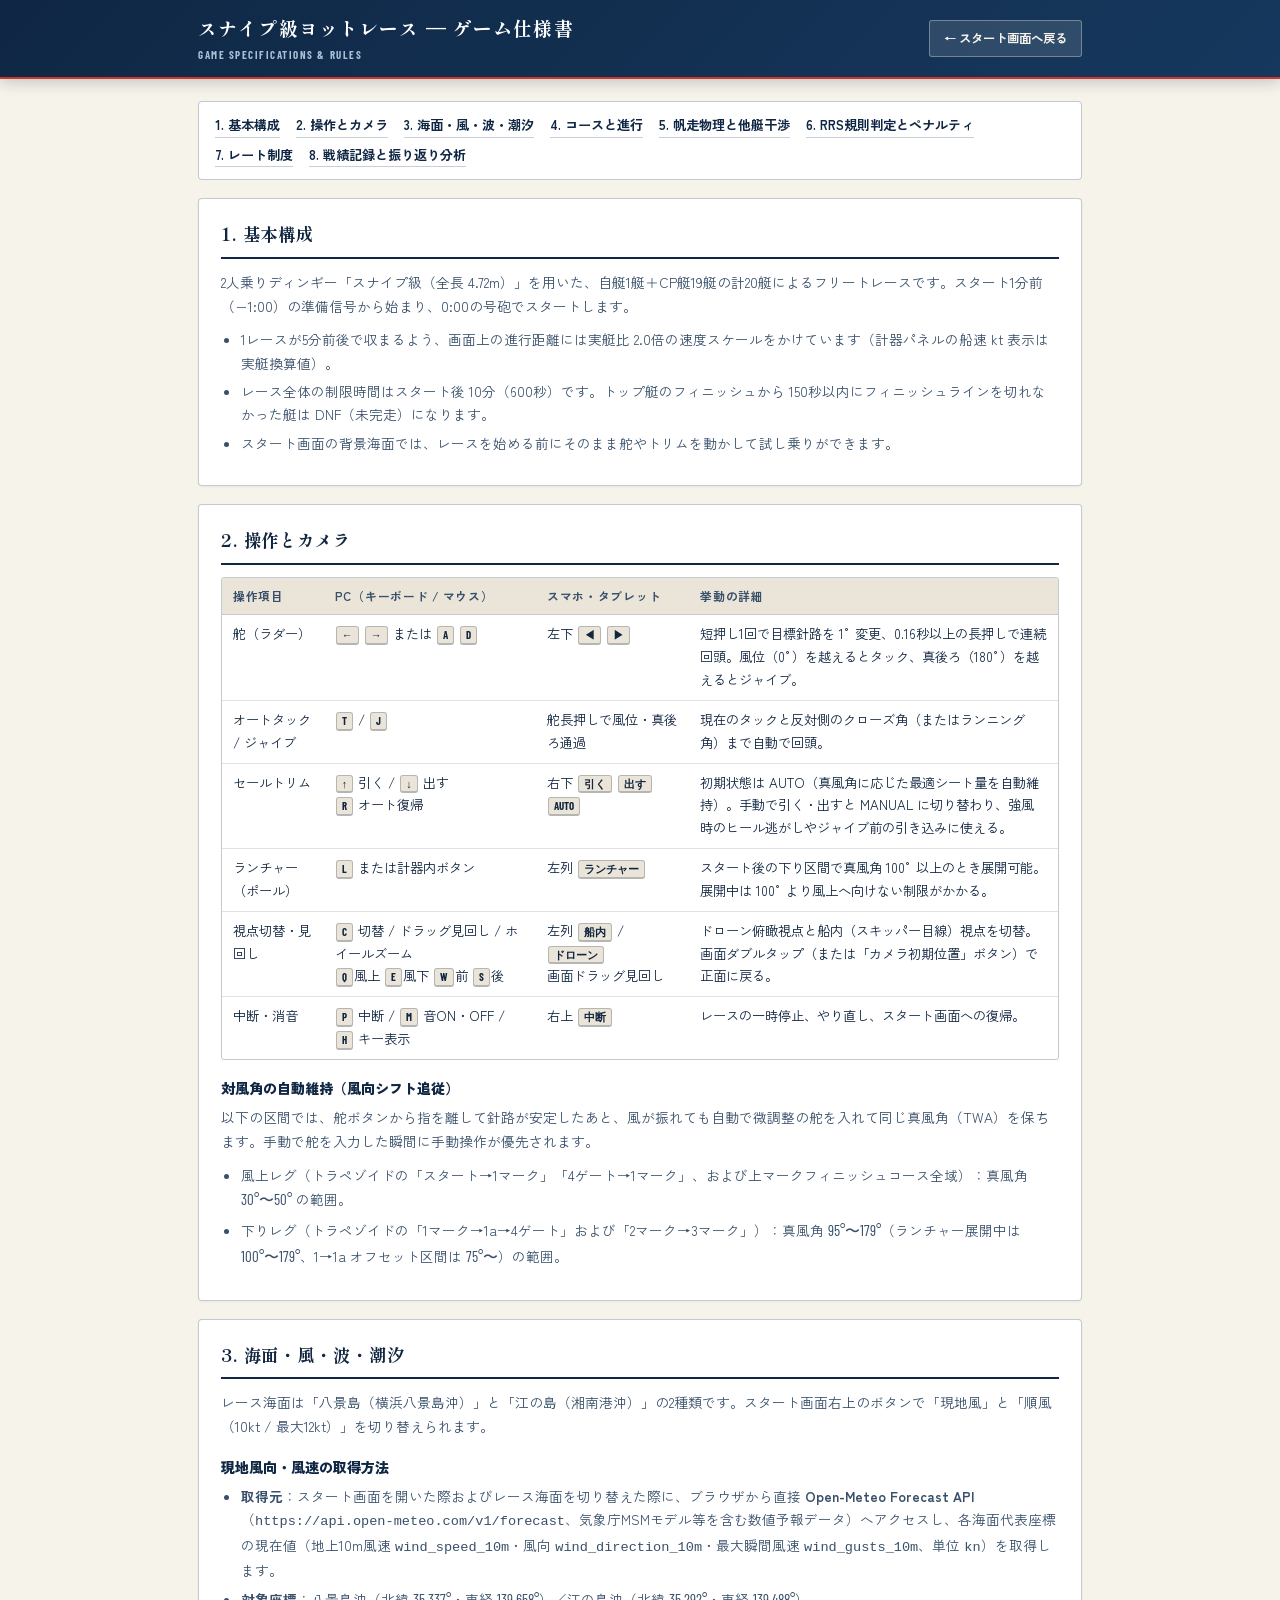
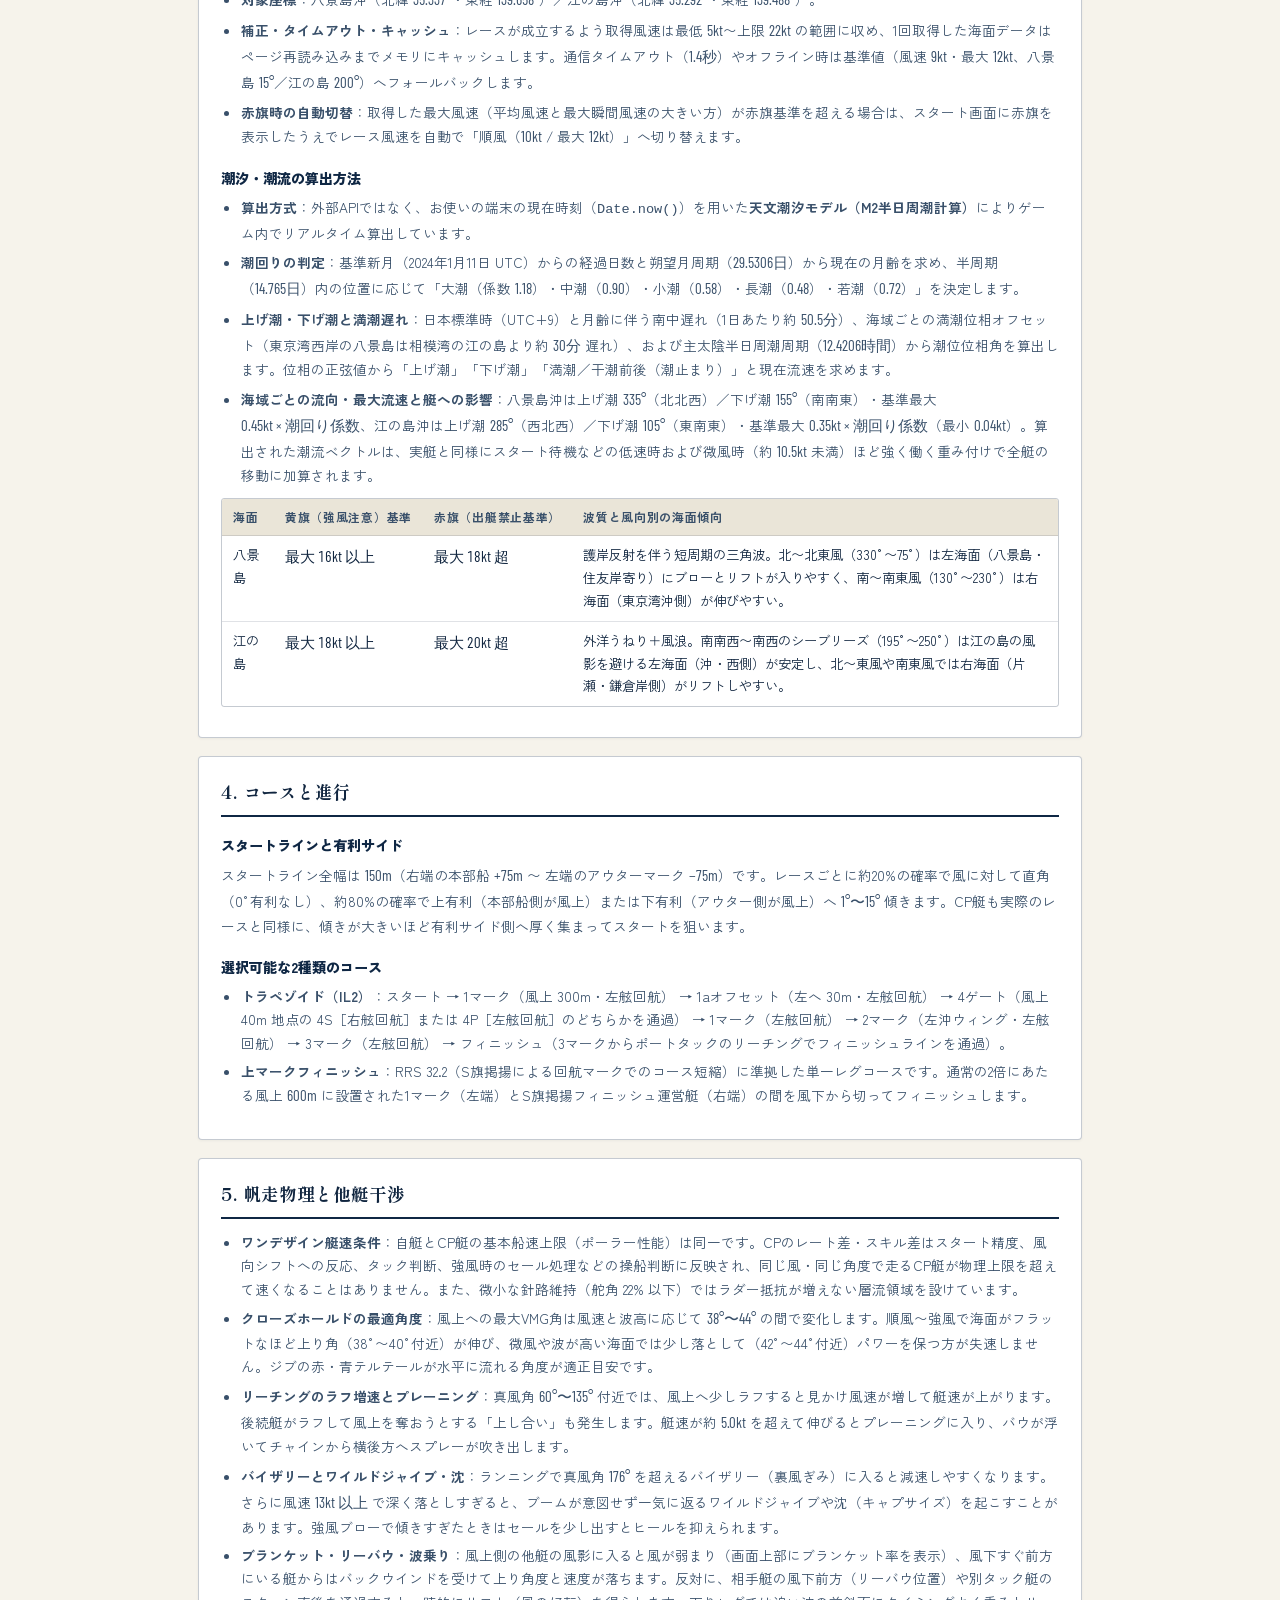
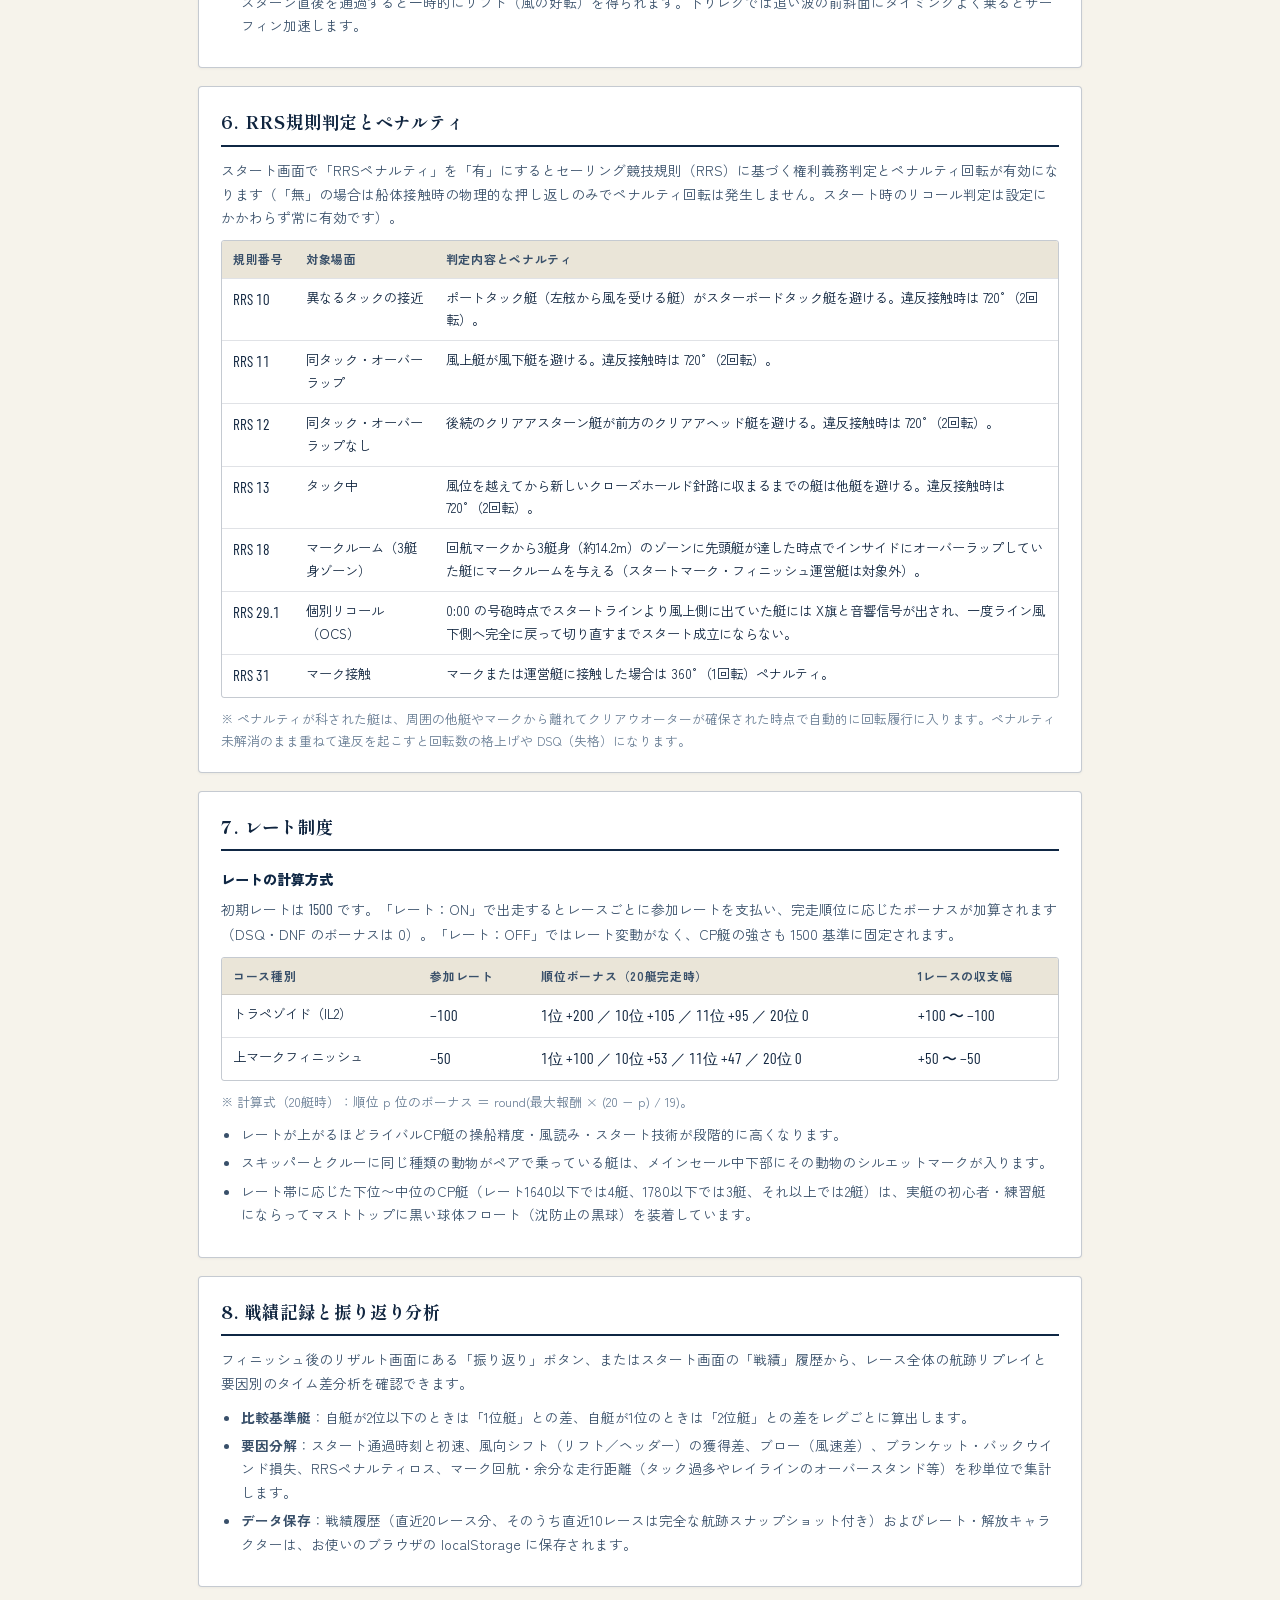
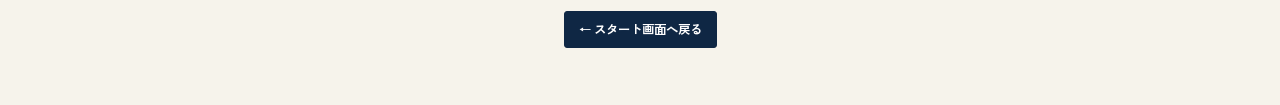
<file: spec.html>
<!DOCTYPE html>
<html lang="ja">
<head>
  <meta charset="UTF-8">
  <meta name="viewport" content="width=device-width, initial-scale=1.0">
  <title>ゲームの仕様 | スナイプ級ヨットレース</title>
  <meta name="description" content="スナイプ級ヨットレースゲームの操作方法、気象・海況、コース、帆走物理、RRS競技規則判定、レート制度の仕様一覧。">
  <meta name="theme-color" content="#0f2744">
  <link rel="preconnect" href="https://fonts.googleapis.com">
  <link rel="preconnect" href="https://fonts.gstatic.com" crossorigin>
  <link href="https://fonts.googleapis.com/css2?family=Barlow+Condensed:wght@600;700;800&family=Shippori+Mincho:wght@700;800&family=Zen+Kaku+Gothic+New:wght@500;700;900&display=swap" rel="stylesheet">
  <style>
    :root {
      --paper: #f6f3eb;
      --paper-2: #eae5d8;
      --card: #ffffff;
      --ink: #10253f;
      --ink-2: #39506a;
      --ink-dim: #687d94;
      --navy: #0f2744;
      --crimson: #c9382b;
      --rule: rgba(16, 37, 63, 0.13);
      --rule-2: rgba(16, 37, 63, 0.24);
      --stbd: #1e9a62;
      --f-disp: "Shippori Mincho", "Hiragino Mincho ProN", "Yu Mincho", "Noto Serif JP", serif;
      --f-ui: "Zen Kaku Gothic New", "Hiragino Kaku Gothic ProN", "Hiragino Sans", "BIZ UDPGothic", "Yu Gothic UI", sans-serif;
      --f-num: "Barlow Condensed", "DIN Condensed", "BIZ UDPGothic", "Helvetica Neue", Arial, sans-serif;
    }
    * { box-sizing: border-box; }
    html, body {
      margin: 0;
      padding: 0;
      background: var(--paper);
      color: var(--ink);
      font-family: var(--f-ui);
      line-height: 1.72;
      -webkit-font-smoothing: antialiased;
    }
    .topbar {
      position: sticky;
      top: 0;
      z-index: 20;
      background: linear-gradient(135deg, #0f2744 0%, #16385e 100%);
      border-bottom: 2px solid var(--crimson);
      box-shadow: 0 3px 14px rgba(8, 22, 38, 0.22);
    }
    .topbarInner {
      max-width: 920px;
      margin: 0 auto;
      padding: 12px 18px;
      display: flex;
      align-items: center;
      justify-content: space-between;
      gap: 12px;
    }
    .titleGroup {
      display: flex;
      flex-direction: column;
      gap: 2px;
    }
    .titleGroup h1 {
      margin: 0;
      font-family: var(--f-disp);
      font-size: 1.18rem;
      font-weight: 800;
      letter-spacing: 0.06em;
      color: #ffffff;
    }
    .titleGroup span {
      font-family: var(--f-num);
      font-size: 0.68rem;
      font-weight: 700;
      color: #a8bfd6;
      letter-spacing: 0.14em;
    }
    .backBtn {
      display: inline-flex;
      align-items: center;
      gap: 6px;
      padding: 7px 14px;
      background: rgba(247, 244, 236, 0.12);
      border: 1px solid rgba(247, 244, 236, 0.34);
      border-radius: 3px;
      color: #f7f4ec;
      text-decoration: none;
      font-size: 0.78rem;
      font-weight: 700;
      white-space: nowrap;
      transition: background 0.12s ease, border-color 0.12s ease;
    }
    .backBtn:hover {
      background: rgba(247, 244, 236, 0.22);
      border-color: #f7f4ec;
      color: #ffffff;
    }
    .footBack .backBtn {
      background: var(--navy);
      border-color: var(--navy);
      color: #ffffff;
    }
    .footBack .backBtn:hover {
      background: #173a62;
    }
    .wrap {
      max-width: 920px;
      margin: 0 auto;
      padding: 22px 18px 60px;
      display: flex;
      flex-direction: column;
      gap: 18px;
    }
    .toc {
      background: var(--card);
      border: 1px solid var(--rule-2);
      border-radius: 4px;
      padding: 12px 16px;
      display: flex;
      flex-wrap: wrap;
      gap: 6px 16px;
      font-size: 0.82rem;
    }
    .toc a {
      color: var(--navy);
      font-weight: 700;
      text-decoration: none;
      border-bottom: 1px solid rgba(16, 37, 63, 0.22);
    }
    .toc a:hover {
      color: var(--crimson);
      border-bottom-color: var(--crimson);
    }
    section.sec {
      background: var(--card);
      border: 1px solid var(--rule-2);
      border-radius: 4px;
      padding: 20px 22px;
      box-shadow: 0 1px 3px rgba(16, 37, 63, 0.05);
    }
    section.sec h2 {
      margin: 0 0 12px;
      padding-bottom: 8px;
      border-bottom: 2px solid var(--navy);
      font-family: var(--f-disp);
      font-size: 1.08rem;
      font-weight: 800;
      letter-spacing: 0.05em;
      color: var(--ink);
      display: flex;
      align-items: center;
      gap: 8px;
    }
    section.sec h3 {
      margin: 16px 0 6px;
      font-size: 0.88rem;
      font-weight: 800;
      color: var(--navy);
    }
    p {
      margin: 0 0 10px;
      font-size: 0.86rem;
      color: var(--ink-2);
    }
    p:last-child { margin-bottom: 0; }
    ul {
      margin: 4px 0 10px;
      padding-left: 20px;
      font-size: 0.85rem;
      color: var(--ink-2);
    }
    li { margin-bottom: 5px; }
    .mute { color: var(--ink-dim); font-size: 0.8rem; }
    kbd {
      display: inline-block;
      min-width: 1.5em;
      text-align: center;
      background: var(--paper-2);
      border: 1px solid var(--rule-2);
      border-bottom-width: 2px;
      border-radius: 3px;
      padding: 0 5px;
      font: 700 0.82em/1.45 var(--f-num);
      color: var(--ink);
      margin: 0 1px;
    }
    .tblWrap {
      overflow-x: auto;
      margin: 8px 0 10px;
      border: 1px solid var(--rule-2);
      border-radius: 3px;
    }
    table {
      width: 100%;
      border-collapse: collapse;
      font-size: 0.83rem;
      font-variant-numeric: tabular-nums;
    }
    th, td {
      padding: 8px 11px;
      text-align: left;
      border-bottom: 1px solid var(--rule);
      vertical-align: top;
    }
    th {
      background: var(--paper-2);
      color: var(--ink-2);
      font-weight: 700;
      font-size: 0.74rem;
      letter-spacing: 0.06em;
      white-space: nowrap;
    }
    tbody tr:last-child td { border-bottom: none; }
    .num { font-family: var(--f-num); font-size: 0.94rem; white-space: nowrap; }
    .tag {
      display: inline-block;
      padding: 1px 7px;
      border-radius: 2px;
      font-size: 0.74rem;
      font-weight: 700;
      font-family: var(--f-num);
      letter-spacing: 0.04em;
    }
    .tag.init { background: rgba(15, 39, 68, 0.10); color: var(--navy); border: 1px solid rgba(15, 39, 68, 0.28); }
    .tag.rate { background: rgba(201, 56, 43, 0.10); color: var(--crimson); border: 1px solid rgba(201, 56, 43, 0.32); }
    .tag.cp { background: var(--paper-2); color: var(--ink-2); border: 1px solid var(--rule-2); }
    .footBack {
      display: flex;
      justify-content: center;
      padding-top: 6px;
    }
    @media (max-width: 640px) {
      .wrap { padding: 14px 12px 44px; gap: 14px; }
      section.sec { padding: 15px 15px; }
      th, td { padding: 6px 8px; font-size: 0.78rem; }
    }
  </style>
</head>
<body>
  <header class="topbar">
    <div class="topbarInner">
      <div class="titleGroup">
        <h1>スナイプ級ヨットレース — ゲーム仕様書</h1>
        <span>GAME SPECIFICATIONS &amp; RULES</span>
      </div>
      <a href="./" class="backBtn">← スタート画面へ戻る</a>
    </div>
  </header>

  <main class="wrap">
    <nav class="toc" aria-label="目次">
      <a href="#overview">1. 基本構成</a>
      <a href="#controls">2. 操作とカメラ</a>
      <a href="#weather">3. 海面・風・波・潮汐</a>
      <a href="#course">4. コースと進行</a>
      <a href="#physics">5. 帆走物理と他艇干渉</a>
      <a href="#rules">6. RRS規則判定とペナルティ</a>
      <a href="#rate">7. レート制度</a>
      <a href="#review">8. 戦績記録と振り返り分析</a>
    </nav>

    <section id="overview" class="sec">
      <h2>1. 基本構成</h2>
      <p>2人乗りディンギー「スナイプ級（全長 4.72m）」を用いた、自艇1艇＋CP艇19艇の計20艇によるフリートレースです。スタート1分前（−1:00）の準備信号から始まり、0:00の号砲でスタートします。</p>
      <ul>
        <li>1レースが5分前後で収まるよう、画面上の進行距離には実艇比 2.0倍の速度スケールをかけています（計器パネルの船速 kt 表示は実艇換算値）。</li>
        <li>レース全体の制限時間はスタート後 10分（600秒）です。トップ艇のフィニッシュから 150秒以内にフィニッシュラインを切れなかった艇は DNF（未完走）になります。</li>
        <li>スタート画面の背景海面では、レースを始める前にそのまま舵やトリムを動かして試し乗りができます。</li>
      </ul>
    </section>

    <section id="controls" class="sec">
      <h2>2. 操作とカメラ</h2>
      <div class="tblWrap">
        <table>
          <thead>
            <tr>
              <th>操作項目</th>
              <th>PC（キーボード / マウス）</th>
              <th>スマホ・タブレット</th>
              <th>挙動の詳細</th>
            </tr>
          </thead>
          <tbody>
            <tr>
              <td>舵（ラダー）</td>
              <td><kbd>←</kbd> <kbd>→</kbd> または <kbd>A</kbd> <kbd>D</kbd></td>
              <td>左下 <kbd>◀</kbd> <kbd>▶</kbd></td>
              <td>短押し1回で目標針路を 1° 変更、0.16秒以上の長押しで連続回頭。風位（0°）を越えるとタック、真後ろ（180°）を越えるとジャイブ。</td>
            </tr>
            <tr>
              <td>オートタック / ジャイブ</td>
              <td><kbd>T</kbd> / <kbd>J</kbd></td>
              <td>舵長押しで風位・真後ろ通過</td>
              <td>現在のタックと反対側のクローズ角（またはランニング角）まで自動で回頭。</td>
            </tr>
            <tr>
              <td>セールトリム</td>
              <td><kbd>↑</kbd> 引く / <kbd>↓</kbd> 出す<br><kbd>R</kbd> オート復帰</td>
              <td>右下 <kbd>引く</kbd> <kbd>出す</kbd><br><kbd>AUTO</kbd></td>
              <td>初期状態は AUTO（真風角に応じた最適シート量を自動維持）。手動で引く・出すと MANUAL に切り替わり、強風時のヒール逃がしやジャイブ前の引き込みに使える。</td>
            </tr>
            <tr>
              <td>ランチャー（ポール）</td>
              <td><kbd>L</kbd> または計器内ボタン</td>
              <td>左列 <kbd>ランチャー</kbd></td>
              <td>スタート後の下り区間で真風角 100° 以上のとき展開可能。展開中は 100° より風上へ向けない制限がかかる。</td>
            </tr>
            <tr>
              <td>視点切替・見回し</td>
              <td><kbd>C</kbd> 切替 / ドラッグ見回し / ホイールズーム<br><kbd>Q</kbd>風上 <kbd>E</kbd>風下 <kbd>W</kbd>前 <kbd>S</kbd>後</td>
              <td>左列 <kbd>船内</kbd> / <kbd>ドローン</kbd><br>画面ドラッグ見回し</td>
              <td>ドローン俯瞰視点と船内（スキッパー目線）視点を切替。画面ダブルタップ（または「カメラ初期位置」ボタン）で正面に戻る。</td>
            </tr>
            <tr>
              <td>中断・消音</td>
              <td><kbd>P</kbd> 中断 / <kbd>M</kbd> 音ON・OFF / <kbd>H</kbd> キー表示</td>
              <td>右上 <kbd>中断</kbd></td>
              <td>レースの一時停止、やり直し、スタート画面への復帰。</td>
            </tr>
          </tbody>
        </table>
      </div>

      <h3>対風角の自動維持（風向シフト追従）</h3>
      <p>以下の区間では、舵ボタンから指を離して針路が安定したあと、風が振れても自動で微調整の舵を入れて同じ真風角（TWA）を保ちます。手動で舵を入力した瞬間に手動操作が優先されます。</p>
      <ul>
        <li>風上レグ（トラペゾイドの「スタート→1マーク」「4ゲート→1マーク」、および上マークフィニッシュコース全域）：真風角 <span class="num">30°〜50°</span> の範囲。</li>
        <li>下りレグ（トラペゾイドの「1マーク→1a→4ゲート」および「2マーク→3マーク」）：真風角 <span class="num">95°〜179°</span>（ランチャー展開中は <span class="num">100°〜179°</span>、1→1a オフセット区間は <span class="num">75°〜</span>）の範囲。</li>
      </ul>
    </section>

    <section id="weather" class="sec">
      <h2>3. 海面・風・波・潮汐</h2>
      <p>レース海面は「八景島（横浜八景島沖）」と「江の島（湘南港沖）」の2種類です。スタート画面右上のボタンで「現地風」と「順風（10kt / 最大12kt）」を切り替えられます。</p>

      <h3>現地風向・風速の取得方法</h3>
      <ul>
        <li><strong>取得元</strong>：スタート画面を開いた際およびレース海面を切り替えた際に、ブラウザから直接 <strong>Open-Meteo Forecast API</strong>（<code>https://api.open-meteo.com/v1/forecast</code>、気象庁MSMモデル等を含む数値予報データ）へアクセスし、各海面代表座標の現在値（地上10m風速 <code>wind_speed_10m</code>・風向 <code>wind_direction_10m</code>・最大瞬間風速 <code>wind_gusts_10m</code>、単位 <code>kn</code>）を取得します。</li>
        <li><strong>対象座標</strong>：八景島沖（北緯 <span class="num">35.337°</span>・東経 <span class="num">139.658°</span>）／江の島沖（北緯 <span class="num">35.292°</span>・東経 <span class="num">139.488°</span>）。</li>
        <li><strong>補正・タイムアウト・キャッシュ</strong>：レースが成立するよう取得風速は最低 <span class="num">5kt</span>〜上限 <span class="num">22kt</span> の範囲に収め、1回取得した海面データはページ再読み込みまでメモリにキャッシュします。通信タイムアウト（<span class="num">1.4秒</span>）やオフライン時は基準値（風速 <span class="num">9kt</span>・最大 <span class="num">12kt</span>、八景島 <span class="num">15°</span>／江の島 <span class="num">200°</span>）へフォールバックします。</li>
        <li><strong>赤旗時の自動切替</strong>：取得した最大風速（平均風速と最大瞬間風速の大きい方）が赤旗基準を超える場合は、スタート画面に赤旗を表示したうえでレース風速を自動で「順風（<span class="num">10kt</span> / 最大 <span class="num">12kt</span>）」へ切り替えます。</li>
      </ul>

      <h3>潮汐・潮流の算出方法</h3>
      <ul>
        <li><strong>算出方式</strong>：外部APIではなく、お使いの端末の現在時刻（<code>Date.now()</code>）を用いた<strong>天文潮汐モデル（M2半日周潮計算）</strong>によりゲーム内でリアルタイム算出しています。</li>
        <li><strong>潮回りの判定</strong>：基準新月（2024年1月11日 UTC）からの経過日数と朔望月周期（<span class="num">29.5306日</span>）から現在の月齢を求め、半周期（<span class="num">14.765日</span>）内の位置に応じて「大潮（係数 <span class="num">1.18</span>）・中潮（<span class="num">0.90</span>）・小潮（<span class="num">0.58</span>）・長潮（<span class="num">0.48</span>）・若潮（<span class="num">0.72</span>）」を決定します。</li>
        <li><strong>上げ潮・下げ潮と満潮遅れ</strong>：日本標準時（UTC+9）と月齢に伴う南中遅れ（1日あたり約 <span class="num">50.5分</span>）、海域ごとの満潮位相オフセット（東京湾西岸の八景島は相模湾の江の島より約 <span class="num">30分</span> 遅れ）、および主太陰半日周潮周期（<span class="num">12.4206時間</span>）から潮位位相角を算出します。位相の正弦値から「上げ潮」「下げ潮」「満潮／干潮前後（潮止まり）」と現在流速を求めます。</li>
        <li><strong>海域ごとの流向・最大流速と艇への影響</strong>：八景島沖は上げ潮 <span class="num">335°</span>（北北西）／下げ潮 <span class="num">155°</span>（南南東）・基準最大 <span class="num">0.45kt × 潮回り係数</span>、江の島沖は上げ潮 <span class="num">285°</span>（西北西）／下げ潮 <span class="num">105°</span>（東南東）・基準最大 <span class="num">0.35kt × 潮回り係数</span>（最小 <span class="num">0.04kt</span>）。算出された潮流ベクトルは、実艇と同様にスタート待機などの低速時および微風時（約 <span class="num">10.5kt</span> 未満）ほど強く働く重み付けで全艇の移動に加算されます。</li>
      </ul>

      <div class="tblWrap">
        <table>
          <thead>
            <tr>
              <th>海面</th>
              <th>黄旗（強風注意）基準</th>
              <th>赤旗（出艇禁止基準）</th>
              <th>波質と風向別の海面傾向</th>
            </tr>
          </thead>
          <tbody>
            <tr>
              <td>八景島</td>
              <td class="num">最大 16kt 以上</td>
              <td class="num">最大 18kt 超</td>
              <td>護岸反射を伴う短周期の三角波。北〜北東風（330°〜75°）は左海面（八景島・住友岸寄り）にブローとリフトが入りやすく、南〜南東風（130°〜230°）は右海面（東京湾沖側）が伸びやすい。</td>
            </tr>
            <tr>
              <td>江の島</td>
              <td class="num">最大 18kt 以上</td>
              <td class="num">最大 20kt 超</td>
              <td>外洋うねり＋風浪。南南西〜南西のシーブリーズ（195°〜250°）は江の島の風影を避ける左海面（沖・西側）が安定し、北〜東風や南東風では右海面（片瀬・鎌倉岸側）がリフトしやすい。</td>
            </tr>
          </tbody>
        </table>
      </div>
    </section>

    <section id="course" class="sec">
      <h2>4. コースと進行</h2>
      <h3>スタートラインと有利サイド</h3>
      <p>スタートライン全幅は <span class="num">150m</span>（右端の本部船 <span class="num">+75m</span> 〜 左端のアウターマーク <span class="num">−75m</span>）です。レースごとに約20%の確率で風に対して直角（0°有利なし）、約80%の確率で上有利（本部船側が風上）または下有利（アウター側が風上）へ <span class="num">1°〜15°</span> 傾きます。CP艇も実際のレースと同様に、傾きが大きいほど有利サイド側へ厚く集まってスタートを狙います。</p>

      <h3>選択可能な2種類のコース</h3>
      <ul>
        <li><strong>トラペゾイド（IL2）</strong>：スタート → 1マーク（風上 300m・左舷回航） → 1aオフセット（左へ 30m・左舷回航） → 4ゲート（風上 40m 地点の 4S［右舷回航］または 4P［左舷回航］のどちらかを通過） → 1マーク（左舷回航） → 2マーク（左沖ウィング・左舷回航） → 3マーク（左舷回航） → フィニッシュ（3マークからポートタックのリーチングでフィニッシュラインを通過）。</li>
        <li><strong>上マークフィニッシュ</strong>：RRS 32.2（S旗掲揚による回航マークでのコース短縮）に準拠した単一レグコースです。通常の2倍にあたる風上 <span class="num">600m</span> に設置された1マーク（左端）とS旗掲揚フィニッシュ運営艇（右端）の間を風下から切ってフィニッシュします。</li>
      </ul>
    </section>

    <section id="physics" class="sec">
      <h2>5. 帆走物理と他艇干渉</h2>
      <ul>
        <li><strong>ワンデザイン艇速条件</strong>：自艇とCP艇の基本船速上限（ポーラー性能）は同一です。CPのレート差・スキル差はスタート精度、風向シフトへの反応、タック判断、強風時のセール処理などの操船判断に反映され、同じ風・同じ角度で走るCP艇が物理上限を超えて速くなることはありません。また、微小な針路維持（舵角 22% 以下）ではラダー抵抗が増えない層流領域を設けています。</li>
        <li><strong>クローズホールドの最適角度</strong>：風上への最大VMG角は風速と波高に応じて <span class="num">38°〜44°</span> の間で変化します。順風〜強風で海面がフラットなほど上り角（38°〜40°付近）が伸び、微風や波が高い海面では少し落として（42°〜44°付近）パワーを保つ方が失速しません。ジブの赤・青テルテールが水平に流れる角度が適正目安です。</li>
        <li><strong>リーチングのラフ増速とプレーニング</strong>：真風角 <span class="num">60°〜135°</span> 付近では、風上へ少しラフすると見かけ風速が増して艇速が上がります。後続艇がラフして風上を奪おうとする「上し合い」も発生します。艇速が約 <span class="num">5.0kt</span> を超えて伸びるとプレーニングに入り、バウが浮いてチャインから横後方へスプレーが吹き出します。</li>
        <li><strong>バイザリーとワイルドジャイブ・沈</strong>：ランニングで真風角 <span class="num">176°</span> を超えるバイザリー（裏風ぎみ）に入ると減速しやすくなります。さらに風速 <span class="num">13kt 以上</span> で深く落としすぎると、ブームが意図せず一気に返るワイルドジャイブや沈（キャプサイズ）を起こすことがあります。強風ブローで傾きすぎたときはセールを少し出すとヒールを抑えられます。</li>
        <li><strong>ブランケット・リーバウ・波乗り</strong>：風上側の他艇の風影に入ると風が弱まり（画面上部にブランケット率を表示）、風下すぐ前方にいる艇からはバックウインドを受けて上り角度と速度が落ちます。反対に、相手艇の風下前方（リーバウ位置）や別タック艇のスターン直後を通過すると一時的にリフト（風の好転）を得られます。下りレグでは追い波の前斜面にタイミングよく乗るとサーフィン加速します。</li>
      </ul>
    </section>

    <section id="rules" class="sec">
      <h2>6. RRS規則判定とペナルティ</h2>
      <p>スタート画面で「RRSペナルティ」を「有」にするとセーリング競技規則（RRS）に基づく権利義務判定とペナルティ回転が有効になります（「無」の場合は船体接触時の物理的な押し返しのみでペナルティ回転は発生しません。スタート時のリコール判定は設定にかかわらず常に有効です）。</p>
      <div class="tblWrap">
        <table>
          <thead>
            <tr>
              <th>規則番号</th>
              <th>対象場面</th>
              <th>判定内容とペナルティ</th>
            </tr>
          </thead>
          <tbody>
            <tr>
              <td class="num">RRS 10</td>
              <td>異なるタックの接近</td>
              <td>ポートタック艇（左舷から風を受ける艇）がスターボードタック艇を避ける。違反接触時は 720°（2回転）。</td>
            </tr>
            <tr>
              <td class="num">RRS 11</td>
              <td>同タック・オーバーラップ</td>
              <td>風上艇が風下艇を避ける。違反接触時は 720°（2回転）。</td>
            </tr>
            <tr>
              <td class="num">RRS 12</td>
              <td>同タック・オーバーラップなし</td>
              <td>後続のクリアアスターン艇が前方のクリアアヘッド艇を避ける。違反接触時は 720°（2回転）。</td>
            </tr>
            <tr>
              <td class="num">RRS 13</td>
              <td>タック中</td>
              <td>風位を越えてから新しいクローズホールド針路に収まるまでの艇は他艇を避ける。違反接触時は 720°（2回転）。</td>
            </tr>
            <tr>
              <td class="num">RRS 18</td>
              <td>マークルーム（3艇身ゾーン）</td>
              <td>回航マークから3艇身（約14.2m）のゾーンに先頭艇が達した時点でインサイドにオーバーラップしていた艇にマークルームを与える（スタートマーク・フィニッシュ運営艇は対象外）。</td>
            </tr>
            <tr>
              <td class="num">RRS 29.1</td>
              <td>個別リコール（OCS）</td>
              <td>0:00 の号砲時点でスタートラインより風上側に出ていた艇には X旗と音響信号が出され、一度ライン風下側へ完全に戻って切り直すまでスタート成立にならない。</td>
            </tr>
            <tr>
              <td class="num">RRS 31</td>
              <td>マーク接触</td>
              <td>マークまたは運営艇に接触した場合は 360°（1回転）ペナルティ。</td>
            </tr>
          </tbody>
        </table>
      </div>
      <p class="mute">※ ペナルティが科された艇は、周囲の他艇やマークから離れてクリアウオーターが確保された時点で自動的に回転履行に入ります。ペナルティ未解消のまま重ねて違反を起こすと回転数の格上げや DSQ（失格）になります。</p>
    </section>

    <section id="rate" class="sec">
      <h2>7. レート制度</h2>
      <h3>レートの計算方式</h3>
      <p>初期レートは <span class="num">1500</span> です。「レート：ON」で出走するとレースごとに参加レートを支払い、完走順位に応じたボーナスが加算されます（DSQ・DNF のボーナスは 0）。「レート：OFF」ではレート変動がなく、CP艇の強さも 1500 基準に固定されます。</p>
      <div class="tblWrap">
        <table>
          <thead>
            <tr>
              <th>コース種別</th>
              <th>参加レート</th>
              <th>順位ボーナス（20艇完走時）</th>
              <th>1レースの収支幅</th>
            </tr>
          </thead>
          <tbody>
            <tr>
              <td>トラペゾイド（IL2）</td>
              <td class="num">−100</td>
              <td class="num">1位 +200 ／ 10位 +105 ／ 11位 +95 ／ 20位 0</td>
              <td class="num">+100 〜 −100</td>
            </tr>
            <tr>
              <td>上マークフィニッシュ</td>
              <td class="num">−50</td>
              <td class="num">1位 +100 ／ 10位 +53 ／ 11位 +47 ／ 20位 0</td>
              <td class="num">+50 〜 −50</td>
            </tr>
          </tbody>
        </table>
      </div>
      <p class="mute">※ 計算式（20艇時）：順位 p 位のボーナス ＝ round(最大報酬 × (20 − p) / 19)。</p>
      <ul>
        <li>レートが上がるほどライバルCP艇の操船精度・風読み・スタート技術が段階的に高くなります。</li>
        <li>スキッパーとクルーに同じ種類の動物がペアで乗っている艇は、メインセール中下部にその動物のシルエットマークが入ります。</li>
        <li>レート帯に応じた下位〜中位のCP艇（レート1640以下では4艇、1780以下では3艇、それ以上では2艇）は、実艇の初心者・練習艇にならってマストトップに黒い球体フロート（沈防止の黒球）を装着しています。</li>
      </ul>
    </section>

    <section id="review" class="sec">
      <h2>8. 戦績記録と振り返り分析</h2>
      <p>フィニッシュ後のリザルト画面にある「振り返り」ボタン、またはスタート画面の「戦績」履歴から、レース全体の航跡リプレイと要因別のタイム差分析を確認できます。</p>
      <ul>
        <li><strong>比較基準艇</strong>：自艇が2位以下のときは「1位艇」との差、自艇が1位のときは「2位艇」との差をレグごとに算出します。</li>
        <li><strong>要因分解</strong>：スタート通過時刻と初速、風向シフト（リフト／ヘッダー）の獲得差、ブロー（風速差）、ブランケット・バックウインド損失、RRSペナルティロス、マーク回航・余分な走行距離（タック過多やレイラインのオーバースタンド等）を秒単位で集計します。</li>
        <li><strong>データ保存</strong>：戦績履歴（直近20レース分、そのうち直近10レースは完全な航跡スナップショット付き）およびレート・解放キャラクターは、お使いのブラウザの localStorage に保存されます。</li>
      </ul>
    </section>

    <div class="footBack">
      <a href="./" class="backBtn">← スタート画面へ戻る</a>
    </div>
  </main>
</body>
</html>
</file>
